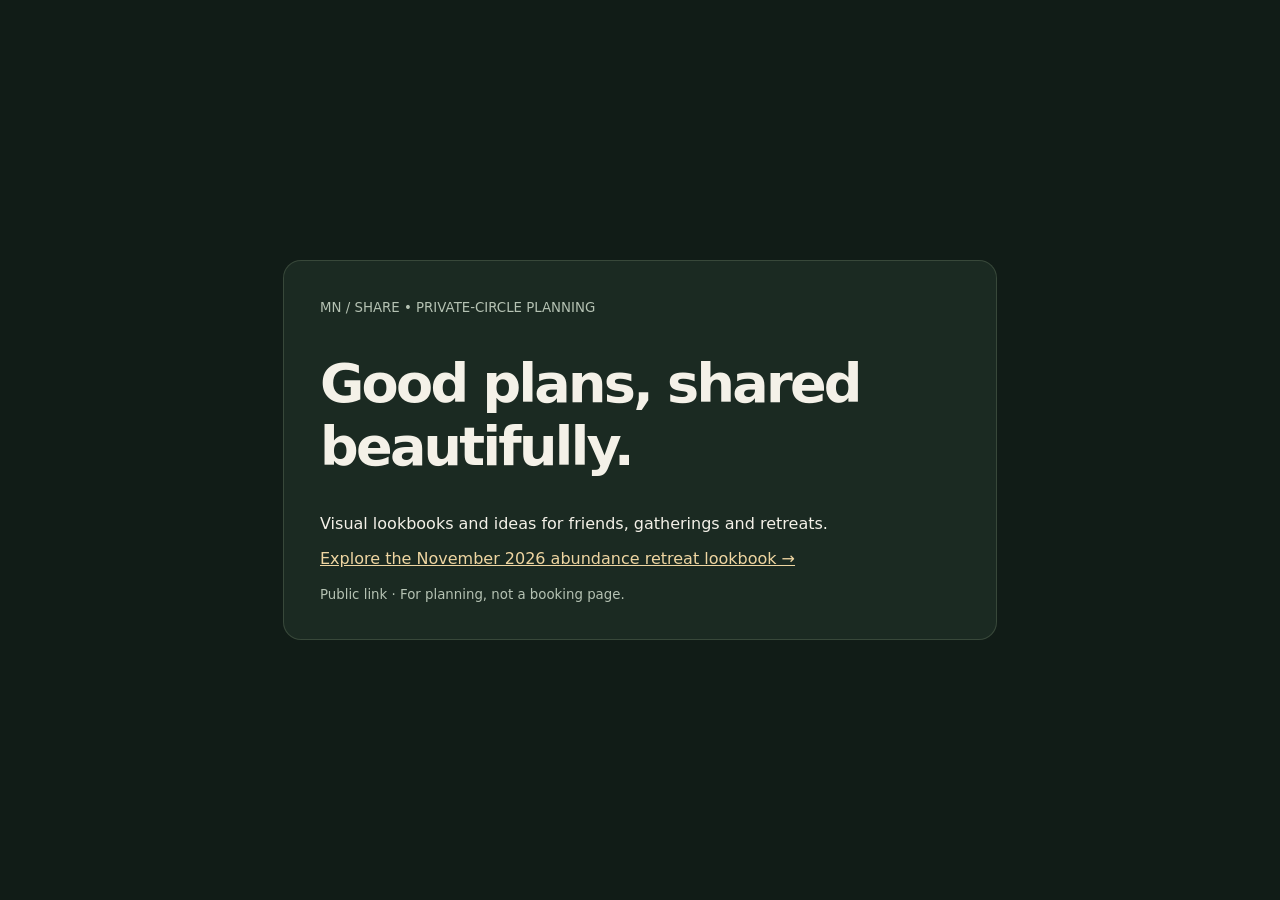
<file: index.html>
<!doctype html><html lang="en"><meta charset="utf-8"><meta name="viewport" content="width=device-width,initial-scale=1"><title>MN Share · Visual Plans</title><style>body{margin:0;background:#111c17;color:#f4f1e8;font:16px system-ui,sans-serif;min-height:100vh;display:grid;place-items:center}main{max-width:640px;margin:32px;padding:36px;border:1px solid #73836b55;border-radius:18px;background:#1b2a22}a{color:#efd6a2}small{color:#b5c2b3}h1{font-size:clamp(30px,7vw,54px);letter-spacing:-.05em}</style><main><small>MN / SHARE • PRIVATE-CIRCLE PLANNING</small><h1>Good plans, shared beautifully.</h1><p>Visual lookbooks and ideas for friends, gatherings and retreats.</p><p><a href="./retreats/abundance-nov-2026/">Explore the November 2026 abundance retreat lookbook →</a></p><small>Public link · For planning, not a booking page.</small></main></html>
</file>
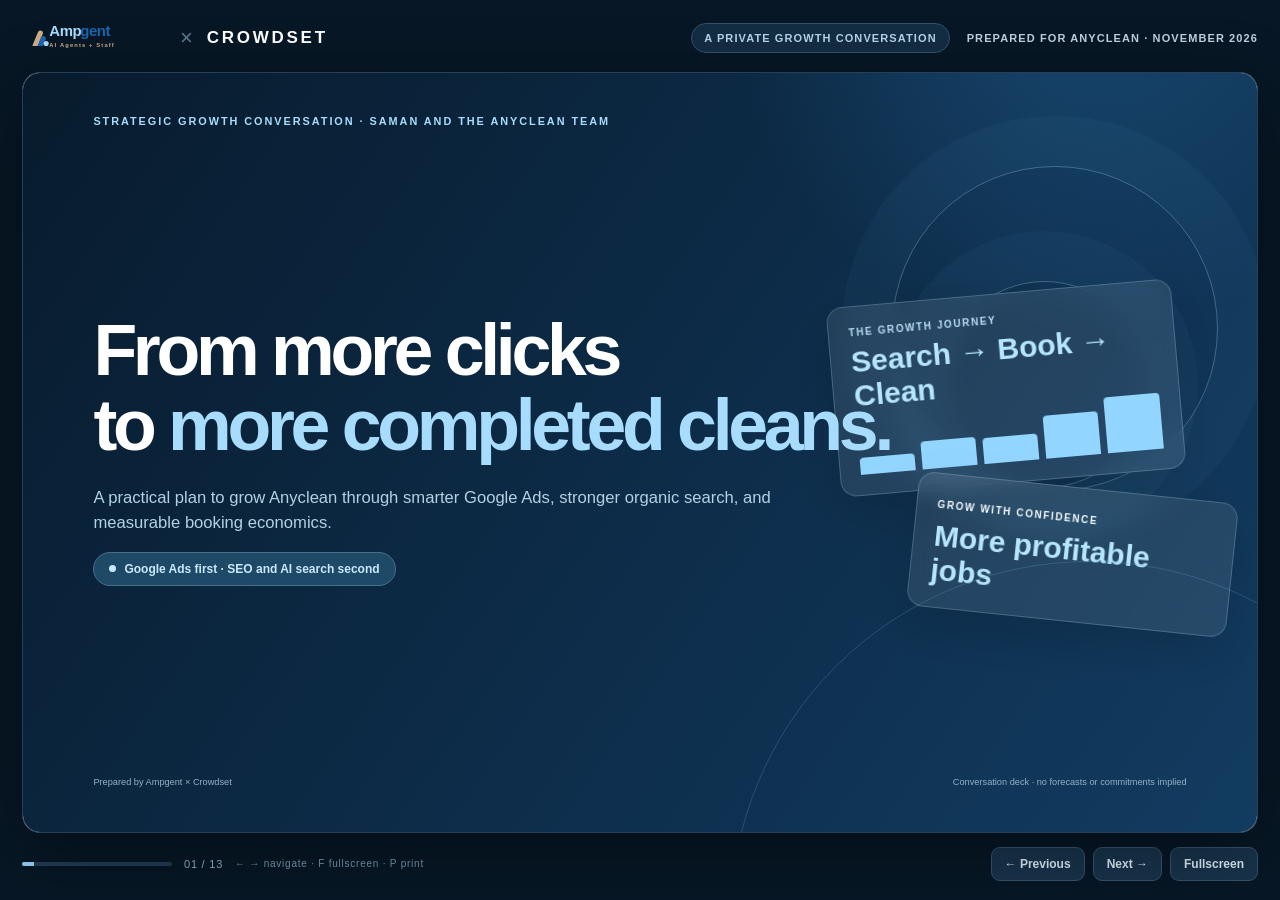
<file: clients/anyclean/index.html>
<!doctype html>
<html lang="en">
<head>
<meta charset="utf-8">
<meta name="viewport" content="width=device-width,initial-scale=1,viewport-fit=cover">
<meta name="robots" content="noindex,nofollow,noarchive">
<meta name="theme-color" content="#081b2d">
<title>Anyclean Growth Strategy | Ampgent × Crowdset</title>
<style>
:root{--navy:#081b2d;--navy2:#102b45;--ink:#12243a;--muted:#5d7084;--blue:#287bc5;--ice:#a8dcfd;--sand:#cbae85;--teal:#13b79a;--lav:#7482bf;--paper:#f6f9fc;--border:#d8e2ed;--shadow:0 18px 60px #0b26321c;font-family:Inter,Manrope,"Segoe UI",Arial,sans-serif}
*{box-sizing:border-box}html,body{height:100%;margin:0}body{background:#071725;color:#fff;overflow:hidden;-webkit-font-smoothing:antialiased}button,input{font:inherit}a{color:inherit;text-underline-offset:3px}
#shell{height:100dvh;display:flex;flex-direction:column;padding:15px 22px 18px;gap:12px;max-width:1900px;margin:auto}
.topbar{height:45px;display:flex;align-items:center;justify-content:space-between;gap:20px;flex:none;color:#bfd0df}
.logo-row{display:flex;align-items:center;gap:14px}.ampgent{width:144px;height:38px;object-fit:contain}.brand-cross{color:#5d7991;font-size:22px}.crowdset{color:#fff;font-weight:850;letter-spacing:.16em;font-size:17px}.tiny{font-size:10px;letter-spacing:.16em;text-transform:uppercase;font-weight:850}.topbar-right{display:flex;align-items:center;gap:17px;font-size:11px;letter-spacing:.1em;text-transform:uppercase;font-weight:800}.topbar-right .tag{border:1px solid #34516a;background:#132d43;border-radius:100px;padding:8px 12px;color:#b9d2e9}
.stage{position:relative;flex:1;min-height:0;isolation:isolate;border:1px solid #244159;border-radius:18px;overflow:hidden;background:var(--paper);box-shadow:0 18px 70px #0005}.slide{display:none;position:absolute;inset:0;overflow:auto;background:var(--paper);color:var(--ink)}.slide.active{display:flex;flex-direction:column;animation:appear .32s ease-out both}@keyframes appear{from{opacity:.3;transform:translateY(7px)}to{opacity:1;transform:none}}
.slide.dark{background:linear-gradient(125deg,#081b2d 0%,#0f3354 74%,#123c60 100%);color:#fff}.slide.dark:before{content:"";position:absolute;width:60vw;height:60vw;border-radius:50%;background:radial-gradient(circle,#2e79b553,transparent 65%);top:-37vw;right:-16vw;pointer-events:none}.slide.dark:after{content:"";position:absolute;width:56vw;height:56vw;border-radius:50%;border:1px solid #6badd343;right:-15vw;bottom:-35vw;pointer-events:none}
.slide-inner{position:relative;z-index:1;display:flex;flex-direction:column;flex:1;padding:clamp(30px,3.3vw,62px) clamp(35px,5.5vw,96px) clamp(25px,3.3vw,55px);min-height:0}
.kicker{font-size:clamp(10px,.85vw,14px);font-weight:900;letter-spacing:.18em;text-transform:uppercase;color:var(--blue);margin:0 0 14px}.dark .kicker{color:var(--ice)}
h1,h2,h3,p{margin-top:0}h1{font-size:clamp(40px,5.6vw,96px);font-weight:850;line-height:1.04;letter-spacing:-.06em;max-width:1100px;margin-bottom:22px}h2{font-size:clamp(32px,3.5vw,65px);line-height:1.12;letter-spacing:-.05em;font-weight:840;margin-bottom:12px}h3{font-size:clamp(18px,1.65vw,28px);line-height:1.22;letter-spacing:-.026em;margin-bottom:10px}.sub{font-size:clamp(16px,1.3vw,24px);line-height:1.52;color:var(--muted);max-width:1000px}.dark .sub{color:#b4d1e3}.grow{flex:1}.em{color:var(--blue)}.dark .em{color:var(--ice)}
.deck-grid{display:grid;gap:clamp(12px,1.4vw,24px)}.g2{grid-template-columns:1fr 1fr}.g3{grid-template-columns:repeat(3,1fr)}.g4{grid-template-columns:repeat(4,1fr)}
.card{border-radius:16px;background:#fff;border:1px solid var(--border);box-shadow:0 7px 28px #17435a0a;padding:clamp(18px,2vw,32px);display:flex;flex-direction:column;gap:9px}.card.tint{background:#eaf2f9}.card.deep{background:#102e48;color:#fff;border-color:#234765}.card.soft{background:#eef9f6;border-color:#d4eee5}.card .smallcaps{font-size:10px;letter-spacing:.14em;text-transform:uppercase;font-weight:900;color:var(--muted)}.card.deep .smallcaps{color:#a4c6de}.metric{font-size:clamp(30px,3.3vw,62px);line-height:1.02;font-weight:850;letter-spacing:-.05em}.metric.blue{color:var(--blue)}.metric.teal{color:#009d83}.metric.sand{color:#d5b68c}.card .copy{font-size:clamp(12px,1.05vw,17px);line-height:1.48;color:var(--muted)}.card.deep .copy{color:#b7cfdd}.card .label{font-size:clamp(13px,1.1vw,17px);font-weight:760}
.pill{display:inline-flex;align-items:center;gap:8px;font-size:12px;font-weight:800;border-radius:100px;border:1px solid #bdd7ec;color:#145c92;background:#e4f1fa;padding:9px 15px}.dark .pill{background:#1e4967;color:#cae9fc;border-color:#47708a}.pill .dot{width:7px;height:7px;background:currentColor;border-radius:50%}
.bigline{display:flex;align-items:baseline;gap:18px}.bigline .metric{font-size:clamp(38px,4vw,74px)}.line{height:1px;background:var(--border);margin:12px 0}.dark .line{background:#315371}
.footer{margin-top:auto;padding-top:18px;display:flex;align-items:flex-end;justify-content:space-between;gap:20px;color:#748396;font-size:clamp(9px,.72vw,12px);line-height:1.5}.footer a{color:#3c73a4;text-decoration:underline}.dark .footer{color:#93b1c7}.dark .footer a{color:#b5daf6}.sources{max-width:90%}.source-label{font-weight:800;color:var(--muted)}
.arrow{width:34px;height:34px;display:flex;align-items:center;justify-content:center;background:#dbeaf5;color:#2c6ca5;border-radius:100px;font-weight:900;font-size:20px}.dark .arrow{background:#315976;color:white}.pipeline{display:flex;gap:10px;align-items:stretch}.pipe-step{flex:1;min-width:0;padding:18px 14px;border-radius:12px;background:#e8f1f9;border:1px solid #d1e2f0;font-weight:850;font-size:clamp(12px,1.2vw,19px);line-height:1.25}.pipe-step small{display:block;color:#687f91;font-size:11px;font-weight:600;margin-top:7px}.pipe-step.target{background:#d4f2e8;border-color:#b3e2d3}.pipe-arrow{align-self:center;font-size:20px;color:#7395b4}
.question{display:flex;gap:14px;align-items:flex-start;font-size:clamp(17px,1.45vw,25px);line-height:1.35;font-weight:690;border-bottom:1px solid #dae4ec;padding:17px 0}.question .idx{color:var(--blue);font-weight:900;font-size:16px;min-width:26px}
.slider-card{background:#fff;border:1px solid #dce5ef;border-radius:14px;padding:18px 20px}.slider-head{display:flex;align-items:center;justify-content:space-between;gap:20px;font-size:13px;font-weight:760}.slider-head strong{font-size:clamp(18px,1.7vw,28px);color:#154c78;font-variant-numeric:tabular-nums}.slider-card input[type=range]{width:100%;margin-top:14px;accent-color:#246ca6;cursor:pointer}.slider-card small{font-size:10px;color:#8696a6}.data-score{display:flex;align-items:center;justify-content:space-between;gap:25px;padding:23px 28px;background:#10324d;color:white;border-radius:18px}.data-score .minor{font-size:11px;color:#a7c6db;text-transform:uppercase;letter-spacing:.13em;font-weight:850}.data-score .major{font-size:clamp(36px,3.4vw,62px);font-weight:850;letter-spacing:-.055em}.data-score .explain{font-size:12px;max-width:180px;color:#c0d6e4;line-height:1.4}
.table-lite{width:100%;border-collapse:collapse;overflow:hidden;background:#fff;border-radius:12px;border:1px solid #dae5ee;font-size:clamp(11px,1vw,16px)}.table-lite th{background:#e8f1f9;text-align:left;color:#436c8d;font-size:10px;text-transform:uppercase;letter-spacing:.1em;padding:13px 15px}.table-lite td{padding:16px 15px;border-top:1px solid #e3edf4;font-weight:690}.table-lite td:last-child,.table-lite th:last-child{text-align:right}.table-lite .estimate{color:#1d6cab;font-weight:900}.thinbar{height:9px;background:#dfeaf3;border-radius:99px;overflow:hidden;margin-top:11px}.thinbar span{display:block;height:100%;background:linear-gradient(90deg,#1c67ac,#35aadd);border-radius:99px}
.bubble{height:7px;width:7px;border-radius:50%;background:#26b89d;display:inline-block;margin-right:7px}.sep{width:1px;background:#cadbe7}.accent{border-left:4px solid var(--blue);padding-left:18px}.tagline{font-size:clamp(14px,1.25vw,23px);color:#d0e9f7;font-weight:620}.nobreak{white-space:nowrap}
.deck-controls{height:37px;display:flex;align-items:center;justify-content:space-between;flex:none;color:#91afc4}.control-left{display:flex;align-items:center;gap:12px;font-size:11px;letter-spacing:.07em}.meter{height:4px;background:#203b54;width:150px;border-radius:100px;overflow:hidden}.meter-fill{height:100%;width:7%;background:#91cef5;transition:width .25s}.control-right{display:flex;align-items:center;gap:8px}.btn{border:1px solid #35536a;border-radius:9px;background:#18334b;color:#dae9f4;font-weight:750;font-size:12px;padding:9px 13px;cursor:pointer}.btn:hover{background:#245273}.btn:focus-visible{outline:3px solid #84c5f4}.key-help{font-size:10px;color:#7697ad;margin-right:8px}
.right-illustration{position:absolute;right:2%;top:9%;height:80%;width:40%;pointer-events:none}.orb{position:absolute;border:1px solid #a1d4ee55;border-radius:50%;box-shadow:0 0 0 50px #7dbde90a}.orb.one{width:66%;aspect-ratio:1;right:3%;top:4%}.orb.two{width:42%;aspect-ratio:1;right:17%;top:23%}.float-card{position:absolute;background:#fbffff16;border:1px solid #caedff38;backdrop-filter:blur(10px);color:#f4fbff;padding:20px;border-radius:16px;box-shadow:0 20px 50px #0002}.float-card.one{right:11%;top:25%;width:70%;transform:rotate(-5deg)}.float-card.two{right:0;top:57%;width:65%;transform:rotate(6deg)}.float-num{font-size:30px;font-weight:850;color:#b6e6fd;margin-top:7px}.float-graph{display:flex;align-items:end;height:62px;gap:7px}.float-graph i{display:block;background:#92d6ff;border-radius:4px 4px 0 0;flex:1}
.disclaimer{background:#fff7e9;border:1px solid #f0deba;border-radius:10px;padding:10px 14px;color:#765d3c;font-size:11px;line-height:1.45;font-weight:650}.bluecap{color:#286f9f;font-size:11px;letter-spacing:.11em;text-transform:uppercase;font-weight:900}
@media(max-width:1000px){.slide-inner{padding:28px 38px}.g4{grid-template-columns:repeat(2,1fr)}h2{font-size:clamp(29px,4.2vw,48px)}.card{padding:17px}.footer{font-size:9px}.control-left .key-help{display:none}.metric{font-size:40px}.right-illustration{opacity:.55}}
@media(max-width:680px){#shell{padding:7px 6px 10px;gap:5px}.topbar{height:36px;padding:0 5px}.ampgent{width:98px;height:30px}.crowdset{font-size:11px}.logo-row{gap:7px}.brand-cross{font-size:14px}.topbar-right{display:none}.stage{border-radius:9px}.slide-inner{padding:30px 19px 24px}.g2,.g3,.g4{grid-template-columns:1fr}.deck-grid{gap:10px}.card{padding:15px;gap:3px}.card .copy{font-size:12px}h1{font-size:38px;letter-spacing:-.045em}h2{font-size:32px}.sub{font-size:15px}.footer{font-size:9px}.right-illustration{opacity:.18}.pipeline{flex-direction:column}.pipe-arrow{transform:rotate(90deg)}.pipe-step{padding:10px}.table-lite td,.table-lite th{padding:9px 7px;font-size:10px}.question{font-size:17px;padding:10px 0}.slider-card{padding:10px}.card .metric{font-size:36px}.key-help{display:none}.deck-controls{height:35px}.footer{padding-top:10px}.source-label{display:none}}
@media print{@page{size:16in 9in;margin:0}html,body{height:auto;overflow:visible;background:#fff}#shell{height:auto;display:block;padding:0}.topbar,.deck-controls{display:none}.stage{border:0;box-shadow:none;display:block;overflow:visible}.slide{position:relative;display:flex!important;height:9in;width:16in;overflow:hidden;break-after:page;page-break-after:always}.slide-inner{padding:62px 85px}.right-illustration{width:40%}.footer{font-size:12px}}
</style>
</head>
<body>
<div id="shell">
<header class="topbar" aria-label="Presentation branding">
  <div class="logo-row"><img class="ampgent" src="ampgent.svg" alt="Ampgent, AI Agents and Staff"><span class="brand-cross">×</span><span class="crowdset">CROWDSET</span></div>
  <div class="topbar-right"><span class="tag">A private growth conversation</span><span>Prepared for Anyclean · November 2026</span></div>
</header>
<main class="stage" id="stage" aria-label="Anyclean strategy presentation">

<section class="slide dark active" data-slide="1" aria-label="Opening">
<div class="right-illustration"><div class="orb one"></div><div class="orb two"></div><div class="float-card one"><div class="tiny" style="color:#b9ddf2">The growth journey</div><div class="float-num">Search → Book → Clean</div><div class="float-graph"><i style="height:28%"></i><i style="height:45%"></i><i style="height:42%"></i><i style="height:69%"></i><i style="height:90%"></i></div></div><div class="float-card two"><span class="tiny">Grow with confidence</span><div class="float-num">More profitable jobs</div></div></div>
<div class="slide-inner"><div class="kicker">Strategic growth conversation · Saman and the Anyclean team</div><div class="grow" style="display:flex;flex-direction:column;justify-content:center;max-width:880px"><h1>From more clicks<br>to <span class="em">more completed cleans.</span></h1><p class="sub" style="max-width:680px">A practical plan to grow Anyclean through smarter Google Ads, stronger organic search, and measurable booking economics.</p><div><span class="pill"><span class="dot"></span>Google Ads first · SEO and AI search second</span></div></div><div class="footer"><span>Prepared by Ampgent × Crowdset</span><span>Conversation deck · no forecasts or commitments implied</span></div></div>
</section>

<section class="slide" data-slide="2" aria-label="Discovery questions">
<div class="slide-inner"><div class="kicker">01 · Align on the actual business goal</div><h2>Before we talk about leads,<br><span class="em">what does success mean?</span></h2><p class="sub">Let's make sure we're solving for profitable completed work, not just a larger number in an advertising dashboard.</p><div class="deck-grid g2" style="margin-top:clamp(12px,2vw,30px)"><div class="card"><div class="bluecap">Three things to clarify</div><div class="question"><span class="idx">01</span><span>Is <strong>100 leads per day</strong> the target, or the current volume?</span></div><div class="question"><span class="idx">02</span><span>What qualifies as a lead, an enquiry, a quote, or a booking?</span></div><div class="question"><span class="idx">03</span><span>Which cities and services can accept more work today?</span></div></div><div class="card deep"><span class="smallcaps">The lens we recommend</span><div class="metric sand" style="font-size:clamp(38px,3.4vw,60px)">Profit per job</div><p class="copy">A campaign only scales sustainably when bookings, fulfillment capacity, contribution margin, and repeat demand all work together.</p><div class="line"></div><p style="font-size:18px;line-height:1.35;margin:0;color:#e0eff7;font-weight:690">We'll set the target together after seeing actual account and booking data.</p></div></div><div class="footer"><span>Discovery first, recommendation second</span><span>2 / 13</span></div></div>
</section>

<section class="slide" data-slide="3" aria-label="Anyclean current business">
<div class="slide-inner"><div class="kicker">02 · Anyclean today</div><h2>You've already built<br><span class="em">a meaningful national footprint.</span></h2><p class="sub">These are conversation starting points, not an audit of financial or operational records.</p><div class="deck-grid g3" style="margin-top:clamp(12px,2vw,30px)"><div class="card deep"><div class="smallcaps">Annual sales · reported by Saman</div><div class="metric sand">$1.2M</div><div class="copy">CAD, pending confirmation of the reporting period and whether this is gross bookings or retained company revenue.</div></div><div class="card"><div class="smallcaps">Completed jobs · public website</div><div class="metric blue">5,684</div><div class="copy">Cumulative since May 2024. Not a current-year count or a measure of advertising leads.</div></div><div class="card"><div class="smallcaps">Published local footprint</div><div class="metric blue">460</div><div class="copy">Area pages across Canadian towns and cities. A foundation for more relevant search journeys.</div></div></div><div class="card" style="margin-top:20px;padding:19px 28px"><div class="deck-grid g3"><div><strong>44%</strong><div class="copy">Move-in / move-out share of historical completed jobs</div></div><div><strong>27%</strong><div class="copy">Deep cleaning share of historical completed jobs</div></div><div><strong>4.3 / 5</strong><div class="copy">Published combined Google and Trustpilot rating</div></div></div></div><div class="footer"><span class="sources"><span class="source-label">Sources</span> <a href="https://anyclean.ca/locations/" target="_blank" rel="noreferrer">Anyclean locations and cumulative jobs, Oct 18 2026</a>. Annual sales as reported in preliminary conversation.</span><span>3 / 13</span></div></div>
</section>

<section class="slide" data-slide="4" aria-label="Estimate current jobs and leads">
<div class="slide-inner"><div class="kicker">03 · An interactive working model</div><h2>What might <span class="em">$1.2 million</span><br>actually translate into?</h2><p class="sub">Change the two assumptions below together. These are estimates based on reported revenue, not measured lead volume.</p><div class="deck-grid g2" style="margin-top:18px;align-items:stretch"><div class="deck-grid" style="gap:13px"><div class="slider-card"><div class="slider-head"><span>Average revenue per completed job</span><strong id="ticketVal">CAD $400</strong></div><input id="ticketRange" type="range" min="200" max="700" value="400" step="25" aria-label="Average job revenue"><small>Anyclean publicly reports a wide range of service-specific job totals.</small></div><div class="slider-card"><div class="slider-head"><span>Enquiry-to-completed-job rate</span><strong id="closeVal">35%</strong></div><input id="closeRange" type="range" min="15" max="60" value="35" step="5" aria-label="Enquiry to completed job percentage"><small>Assumption only, confirm the CRM's actual end-to-end conversion.</small></div><div class="disclaimer">CAD 1.2M is treated as annual gross completed-job billings for illustration. If the business recognizes net revenue or includes subscription, repeat or non-job income, this model must be adjusted.</div></div><div class="deck-grid g2" style="align-content:stretch"><div class="card tint"><div class="smallcaps">Possible jobs / month</div><div class="metric blue" id="nowJobs">250</div><div class="copy">At the selected average job value</div></div><div class="card tint"><div class="smallcaps">Possible enquiries / month</div><div class="metric blue" id="nowLeads">714</div><div class="copy">Based on the selected conversion rate</div></div><div class="card deep" style="grid-column:1/-1"><div class="smallcaps">Implied enquiries per day</div><div class="bigline"><div class="metric sand" id="nowDaily">24</div><span class="copy">vs. a potential 100/day goal</span></div><div class="thinbar" style="background:#325773"><span id="baselineBar" style="width:24%"></span></div></div></div></div><div class="footer"><span>Illustrative model, 12 months a year and 30 days per month for lead averages</span><span>4 / 13</span></div></div>
</section>

<section class="slide dark" data-slide="5" aria-label="One hundred leads per day scenario">
<div class="slide-inner"><div class="kicker">04 · Ambition meets operational reality</div><h2>What could <span class="em">100 leads per day</span><br>actually mean for Anyclean?</h2><p class="sub">Using the same assumptions from the previous slide. No advertising cost is included in these gross-billings projections.</p><div class="deck-grid g3" style="margin-top:clamp(16px,2.5vw,38px)"><div class="card deep"><div class="smallcaps">Leads / 30-day month</div><div class="metric sand">3,000</div><div class="copy">New inbound enquiries, assuming 100 per day</div></div><div class="card deep"><div class="smallcaps">Completed jobs / month</div><div class="metric sand" id="goalJobs">1,050</div><div class="copy" id="goalJobDesc">Using a 35% enquiry-to-job rate</div></div><div class="card deep"><div class="smallcaps">Annualized gross job billings</div><div class="metric sand" id="goalRevenue">$5.04M</div><div class="copy">Using the assumed average job value, before labor and operating costs</div></div></div><div class="card" style="margin-top:clamp(13px,2vw,27px);background:#d9eaf7;color:#153451"><div style="display:flex;gap:18px;align-items:center;justify-content:space-between;flex-wrap:wrap"><div><div class="smallcaps">Scale implied by the target</div><div class="metric blue" id="goalMultiple">4.2×</div></div><div style="max-width:660px;font-size:clamp(15px,1.25vw,21px);line-height:1.45;font-weight:700">The question becomes whether crews, scheduling, service quality, cash flow and booking conversion can scale this far, not just whether we can buy more traffic.</div></div></div><div class="footer"><span>Scenario only. Assumes all leads are incremental, 30 days per month, constant ticket and close rate, and sufficient capacity. Not a revenue forecast.</span><span>5 / 13</span></div></div>
</section>

<section class="slide" data-slide="6" aria-label="Where to start">
<div class="slide-inner"><div class="kicker">05 · Focus before nationwide expansion</div><h2>Start where <span class="em">demand and delivery</span><br>already have evidence.</h2><p class="sub">Anyclean's publicly reported completed jobs provide a starting shortlist, not proof of current search demand or profitability.</p><div class="deck-grid g3" style="margin-top:25px"><div class="card"><div class="smallcaps">Toronto · Ontario</div><div class="metric blue">757</div><div class="label">historical completed jobs</div><div class="line"></div><h3>Deep cleaning<br>and move-out</h3><div class="copy">Strong existing activity across both categories. Start with distinct landing pages and ad groups.</div></div><div class="card"><div class="smallcaps">Vancouver · British Columbia</div><div class="metric blue">321</div><div class="label">historical completed jobs</div><div class="line"></div><h3>Move-out cleaning</h3><div class="copy">Relocation-intent searches. Test one clear service promise and quality of bookings.</div></div><div class="card"><div class="smallcaps">Calgary · Alberta</div><div class="metric blue">294</div><div class="label">historical completed jobs</div><div class="line"></div><h3>Move-out cleaning</h3><div class="copy">A second market with public job history. Hold as a reserve until budget and crew availability are confirmed.</div></div></div><div class="card tint" style="margin-top:20px;display:block"><strong>Proposed principle.</strong> Allocate the first pilot by service, city and booking capacity. Avoid spreading a small budget across hundreds of landing-page locations before learning what converts.</div><div class="footer"><span class="sources">Source. <a href="https://anyclean.ca/locations/" target="_blank" rel="noreferrer">Anyclean published cumulative job records, Oct 18 2026</a>. Pilot priorities are our hypotheses.</span><span>6 / 13</span></div></div>
</section>

<section class="slide" data-slide="7" aria-label="Keywords and click economics">
<div class="slide-inner"><div class="kicker">06 · Search keyword opportunity and cost model</div><h2>What do high-intent clicks<br><span class="em">turn into?</span></h2><div class="deck-grid g2" style="margin-top:8px;align-items:start"><div class="deck-grid" style="gap:10px"><div class="card tint"><div class="smallcaps">Candidate keyword families · not a Planner export</div><div style="display:flex;gap:8px;flex-wrap:wrap;margin-top:8px"><span class="pill">move out cleaning toronto</span><span class="pill">deep cleaning toronto</span><span class="pill">move out cleaning vancouver</span><span class="pill">move out cleaning calgary</span></div><p class="copy" style="margin:8px 0 0">Search volume and keyword-specific Canadian bids are still awaiting authenticated Google Keyword Planner or Anyclean account access.</p></div><div class="deck-grid g2"><div class="slider-card"><div class="slider-head"><span>Example CPC · CAD</span><strong id="cpcVal">$4.00</strong></div><input type="range" id="cpcRange" min="2" max="12" step=".5" value="4" aria-label="Example Canadian dollars per click"></div><div class="slider-card"><div class="slider-head"><span>Click-to-lead conversion</span><strong id="cvrVal">8%</strong></div><input type="range" id="cvrRange" min="4" max="25" step="1" value="8" aria-label="Example paid search conversion percentage"></div></div><div class="data-score"><div><div class="minor">Illustrative media CPL</div><div class="major" id="modelCpl">CAD $50.00</div></div><div class="explain">CPC divided by conversion rate. This is not a quote, target or prediction.</div></div></div><div class="card"><div class="smallcaps">External category benchmark · US, not Canada</div><div class="metric blue">US $8.50</div><div class="label">CPC, cleaning / maid services</div><div class="line"></div><div class="deck-grid g2"><div><div class="metric" style="font-size:clamp(26px,2.5vw,45px)">17.65%</div><div class="copy">Reported click-to-lead conversion</div></div><div><div class="metric" style="font-size:clamp(26px,2.5vw,45px)">US $46.99</div><div class="copy">Reported cost per lead</div></div></div><div class="disclaimer" style="margin-top:auto">External LocaliQ 2025 US benchmark across cleaning businesses, not Anyclean's results. The CAD calculator at left uses deliberately chosen illustrative assumptions, not these US values.</div></div></div><div class="footer"><span class="sources">Source. <a href="https://localiq.com/blog/home-services-search-advertising-benchmarks/" target="_blank" rel="noreferrer">LocaliQ 2025 cleaning category benchmarks</a>. Canadian keyword-level Planner results remain unverified.</span><span>7 / 13</span></div></div>
</section>

<section class="slide" data-slide="8" aria-label="Value of active management">
<div class="slide-inner"><div class="kicker">07 · Google Ads management</div><h2>Running campaigns is one thing.<br><span class="em">Managing them actively</span> is another.</h2><p class="sub">The goal is not simply cheaper clicks. It is more completed work for the same, or better controlled, acquisition budget.</p><div class="deck-grid g2" style="margin-top:23px"><div class="card"><div class="smallcaps">Common self-managed risks to check</div><div class="question" style="font-size:clamp(14px,1.2vw,20px)"><span class="idx">01</span><span>Search terms that look relevant but never book</span></div><div class="question" style="font-size:clamp(14px,1.2vw,20px)"><span class="idx">02</span><span>Budget spread across the wrong cities or services</span></div><div class="question" style="font-size:clamp(14px,1.2vw,20px)"><span class="idx">03</span><span>Automated bidding trained on every form, not real jobs</span></div><div class="question" style="font-size:clamp(14px,1.2vw,20px);border-bottom:0"><span class="idx">04</span><span>Leads lost between click, call, quote and booking</span></div></div><div class="card deep"><div class="smallcaps">What a dedicated operator should deliver</div><div class="question" style="color:#e5f1f7;border-color:#315470;font-size:clamp(14px,1.2vw,20px)"><span class="idx" style="color:#b1dafe">01</span><span>Weekly search term pruning and negative keyword work</span></div><div class="question" style="color:#e5f1f7;border-color:#315470;font-size:clamp(14px,1.2vw,20px)"><span class="idx" style="color:#b1dafe">02</span><span>Service-by-city budget and creative experiments</span></div><div class="question" style="color:#e5f1f7;border-color:#315470;font-size:clamp(14px,1.2vw,20px)"><span class="idx" style="color:#b1dafe">03</span><span>Offline booked-job conversion feedback into Ads</span></div><div class="question" style="color:#e5f1f7;border:0;font-size:clamp(14px,1.2vw,20px)"><span class="idx" style="color:#b1dafe">04</span><span>Clear scorecards linking spend to completed revenue</span></div></div></div><div class="footer"><span>Optimization practices to evaluate, not claims about the current Anyclean account</span><span>8 / 13</span></div></div>
</section>

<section class="slide" data-slide="9" aria-label="Conversion rate improvement model">
<div class="slide-inner"><div class="kicker">08 · What management improvements could be worth</div><h2>A better conversion rate can<br><span class="em">change the economics.</span></h2><p class="sub">Sensitivity model at an unchanged hypothetical CAD $4 CPC. These are possible arithmetic outcomes, not an industry-measured uplift or promised improvement.</p><div class="deck-grid g3" style="margin-top:27px"><div class="card"><div class="smallcaps">Illustrative baseline</div><div class="metric">8%</div><div class="label">Visitor-to-lead conversion</div><div class="line"></div><div class="metric blue">$50</div><div class="copy">CAD media cost per lead</div></div><div class="card soft"><div class="smallcaps">If conversion increases</div><div class="metric teal">10%</div><div class="label">25% relative increase in lead rate</div><div class="line"></div><div class="metric teal">$40</div><div class="copy">CAD media CPL, 20% lower than example baseline</div></div><div class="card soft"><div class="smallcaps">If conversion improves further</div><div class="metric teal">12%</div><div class="label">50% relative increase in lead rate</div><div class="line"></div><div class="metric teal">$33.33</div><div class="copy">CAD media CPL, 33% lower than example baseline</div></div></div><div class="card tint" style="margin-top:24px"><h3 style="margin-bottom:3px">How would we pursue this?</h3><div class="deck-grid g3"><div class="copy"><span class="bubble"></span>Better keyword and geographic intent</div><div class="copy"><span class="bubble"></span>Landing pages aligned to cleaning service</div><div class="copy"><span class="bubble"></span>Call, quote and booking attribution</div></div></div><div class="footer"><span>Illustration. Media CPL = average CPC ÷ lead conversion rate. Real impact depends on account baseline, lead quality, competition, costs, and implementation.</span><span>9 / 13</span></div></div>
</section>

<section class="slide" data-slide="10" aria-label="SEO and answer engine optimization">
<div class="slide-inner"><div class="kicker">09 · A second compounding acquisition channel</div><h2>Build organic demand alongside<br><span class="em">paid search performance.</span></h2><p class="sub">Search engine optimization and AI search visibility should reduce dependence on paid acquisition over time, not be sold as a magic way to lower Google auction CPC.</p><div class="deck-grid g2" style="margin-top:20px"><div class="card"><div class="smallcaps">Search engine optimization · SEO</div><h3>Win more relevant unpaid visits.</h3><p class="copy">Improve technical performance, local service-page uniqueness, internal links, genuinely useful service content, reviews and city coverage. Measure organic enquiries and completed jobs, not rankings alone.</p><div class="line"></div><div class="bluecap">Opportunity for Anyclean</div><p class="copy" style="margin:0">460 published area pages create both an opportunity for coverage and a need to evaluate page quality and differentiation.</p></div><div class="card deep"><div class="smallcaps">AI and answer engine visibility · AEO / GEO</div><h3>Be discoverable where answers are formed.</h3><p class="copy">Develop trustworthy, well-structured service information, local evidence and authoritative mentions. Track referral visibility, branded searches and qualified visits where measurable.</p><div class="line"></div><p class="copy" style="margin:0">Google says good SEO fundamentals also apply to AI Overviews and AI Mode. No special AI-only markup or guaranteed placement exists.</p></div></div><div class="footer"><span class="sources">Sources. <a href="https://anyclean.ca/locations/" target="_blank" rel="noreferrer">Anyclean locations</a>. <a href="https://developers.google.com/search/docs/appearance/ai-features" target="_blank" rel="noreferrer">Google Search Central, AI features and your website</a>.</span><span>10 / 13</span></div></div>
</section>

<section class="slide" data-slide="11" aria-label="Organic economics scenario">
<div class="slide-inner"><div class="kicker">10 · Illustrating blended acquisition economics</div><h2>More organic leads can lower<br><span class="em">the average media cost of growth.</span></h2><p class="sub">A model of channel mix, not a prediction of what SEO or AEO will generate.</p><div class="deck-grid g2" style="margin-top:19px"><div class="deck-grid" style="gap:12px"><div class="card"><div class="smallcaps">Paid media stays constant</div><div class="metric blue">$10,000</div><div class="copy">CAD monthly media spend, generating 200 leads at CAD $50 paid media CPL</div></div><div class="slider-card"><div class="slider-head"><span>Additional organic leads / month</span><strong id="organicVal">50</strong></div><input type="range" id="organicRange" min="0" max="150" step="10" value="50" aria-label="Additional monthly organic leads"><small>Only count qualified incremental leads, not duplicated paid traffic.</small></div></div><div class="card deep"><div class="smallcaps">Illustrative combined funnel</div><div class="deck-grid g2"><div><div class="metric sand" id="blendedLeads">250</div><div class="copy">Total paid and incremental organic leads</div></div><div><div class="metric sand" id="blendedCpl">$40</div><div class="copy">Media spend per combined lead</div></div></div><div class="line"></div><div class="bigline"><div class="metric" id="blendedSavings" style="color:#8ee1c9">20%</div><div class="copy">lower blended media cost per lead, before SEO fees</div></div></div></div><div class="disclaimer" style="margin-top:17px">SEO does not automatically lower Google Ads CPC. Savings are from acquiring more incremental leads without proportional media spend. Include SEO labor and content costs to calculate true all-in acquisition cost; measure incrementality to avoid double counting.</div><div class="footer"><span>Hypothetical acquisition-mix illustration only. No organic traffic forecast or result guarantee.</span><span>11 / 13</span></div></div>
</section>

<section class="slide" data-slide="12" aria-label="Data access and measurement">
<div class="slide-inner"><div class="kicker">11 · The data needed for a credible plan</div><h2>We need to see the <span class="em">complete funnel</span>,<br>not just the Ads dashboard.</h2><div class="pipeline" style="margin-top:18px"><div class="pipe-step">Search<br>click<small>Google Ads</small></div><div class="pipe-arrow">→</div><div class="pipe-step">Enquiry<small>GA4 · calls · forms</small></div><div class="pipe-arrow">→</div><div class="pipe-step">Qualified<br>lead<small>CRM · follow-up</small></div><div class="pipe-arrow">→</div><div class="pipe-step">Booked<br>clean<small>Calendar · jobs</small></div><div class="pipe-arrow">→</div><div class="pipe-step target">Completed<br>profit<small>Value · margin</small></div></div><div class="deck-grid g2" style="margin-top:26px"><div class="card"><h3>Read-only access we would request</h3><div class="copy"><span class="bubble"></span>Google Ads account and conversion actions</div><div class="copy"><span class="bubble"></span>Google Analytics 4 and Google Tag Manager</div><div class="copy"><span class="bubble"></span>Google Search Console, for organic traffic</div><div class="copy"><span class="bubble"></span>Call tracking, CRM and booking performance exports</div><div class="copy"><span class="bubble"></span>Google Business Profiles, if applicable</div></div><div class="card tint"><h3>Business numbers to validate together</h3><div class="copy"><span class="bubble"></span>Last 90 days of ad spend, clicks and real leads</div><div class="copy"><span class="bubble"></span>Lead-to-quote and quote-to-paid-job rates</div><div class="copy"><span class="bubble"></span>Average job billings and actual contribution margin</div><div class="copy"><span class="bubble"></span>Repeat bookings and lifetime customer value</div><div class="copy"><span class="bubble"></span>Crew capacity and unserved cities</div></div></div><div class="footer"><span>Invite access via native Google permissions. Never share account passwords or private keys.</span><span>12 / 13</span></div></div>
</section>

<section class="slide dark" data-slide="13" aria-label="Recommendation and next step">
<div class="slide-inner"><div class="kicker">12 · The proposed next step</div><h2>Validate first.<br><span class="em">Then build a repeatable growth engine.</span></h2><p class="sub" style="max-width:900px">A focused, measurable engagement. No promised cost per lead, booked-job volume, or spend commitment before account review.</p><div class="deck-grid g3" style="margin-top:clamp(24px,3vw,52px)"><div class="card deep"><span class="smallcaps">Phase 1 · Diagnose</span><h3 style="font-size:clamp(20px,2.1vw,36px)">Audit the real economics</h3><p class="copy">Read Ads and GA4, validate conversion quality, account structure and last 90 days of booked-job performance.</p></div><div class="card deep"><span class="smallcaps">Phase 2 · Prove</span><h3 style="font-size:clamp(20px,2.1vw,36px)">Test a focused pilot</h3><p class="copy">Launch only after approval, in a few service and city combinations, with a capped budget and clear success metrics.</p></div><div class="card deep"><span class="smallcaps">Phase 3 · Compound</span><h3 style="font-size:clamp(20px,2.1vw,36px)">Scale what works</h3><p class="copy">Optimize for qualified bookings while building SEO and credible AI search visibility to diversify future demand.</p></div></div><div class="card" style="margin-top:clamp(15px,2vw,30px);background:#e5f2f8"><div style="display:flex;justify-content:space-between;gap:20px;align-items:center;flex-wrap:wrap"><div><div class="bluecap">The decision we'd like to make today</div><h3 style="margin:5px 0 0;color:#153956">Can we review your real account and booking data, then agree on a viable pilot?</h3></div><span class="pill">Ampgent × Crowdset</span></div></div><div class="footer"><span>Services. Google Ads management · SEO · AI search visibility · conversion measurement</span><span>13 / 13</span></div></div>
</section>
</main>
<footer class="deck-controls" aria-label="Slide controls"><div class="control-left"><div class="meter" aria-hidden="true"><div class="meter-fill" id="meterFill"></div></div><span id="counter">01 / 13</span><span class="key-help">← → navigate · F fullscreen · P print</span></div><div class="control-right"><button class="btn" type="button" id="prevBtn" aria-label="Previous slide">← Previous</button><button class="btn" type="button" id="nextBtn" aria-label="Next slide">Next →</button><button class="btn" type="button" id="fullBtn" aria-label="Toggle fullscreen">Fullscreen</button></div></footer>
</div>
<script>
(()=>{
'use strict';const slides=[...document.querySelectorAll('.slide')];const total=slides.length;let idx=0;
const $=id=>document.getElementById(id);const fmt=n=>Math.round(n).toLocaleString('en-CA');const cad=(n,d=0)=>'$'+Number(n).toLocaleString('en-CA',{minimumFractionDigits:d,maximumFractionDigits:d});
function go(n){idx=Math.max(0,Math.min(total-1,n));slides.forEach((s,i)=>{s.classList.toggle('active',i===idx);s.setAttribute('aria-hidden',i!==idx?'true':'false');if(i===idx)s.scrollTop=0});$('meterFill').style.width=((idx+1)/total*100)+'%';$('counter').textContent=String(idx+1).padStart(2,'0')+' / '+String(total).padStart(2,'0');$('prevBtn').disabled=idx===0;$('nextBtn').disabled=idx===total-1;history.replaceState(null,'','#slide-'+(idx+1));}
function updateEconomics(){let ticket=+$('ticketRange').value,close=+$('closeRange').value;const monthlyJobs=1_200_000/12/ticket,monthlyLeads=monthlyJobs/(close/100),daily=monthlyLeads/30,goalJobs=3000*close/100,goalAnnual=goalJobs*ticket*12; $('ticketVal').textContent='CAD '+cad(ticket);$('closeVal').textContent=close+'%';$('nowJobs').textContent=fmt(monthlyJobs);$('nowLeads').textContent=fmt(monthlyLeads);$('nowDaily').textContent=fmt(daily);$('baselineBar').style.width=Math.min(100,Math.max(1,daily))+'%';$('goalJobs').textContent=fmt(goalJobs);$('goalJobDesc').textContent='Using a '+close+'% enquiry-to-job rate';$('goalRevenue').textContent='$'+(goalAnnual/1e6).toFixed(2)+'M';$('goalMultiple').textContent=(goalAnnual/1_200_000).toFixed(1)+'×';}
function updateCpl(){let cpc=+$('cpcRange').value,cvr=+$('cvrRange').value;$('cpcVal').textContent=cad(cpc,2);$('cvrVal').textContent=cvr+'%';$('modelCpl').textContent='CAD '+cad(cpc/(cvr/100),2);}
function updateOrganic(){const organic=+$('organicRange').value,totalLeads=200+organic,blended=10000/totalLeads,savings=(1-blended/50)*100;$('organicVal').textContent=fmt(organic);$('blendedLeads').textContent=fmt(totalLeads);$('blendedCpl').textContent=cad(blended,2);$('blendedSavings').textContent=Math.round(savings)+'%';}
for(const id of ['ticketRange','closeRange'])$(id).addEventListener('input',updateEconomics);for(const id of ['cpcRange','cvrRange'])$(id).addEventListener('input',updateCpl);$('organicRange').addEventListener('input',updateOrganic);
$('prevBtn').addEventListener('click',()=>go(idx-1));$('nextBtn').addEventListener('click',()=>go(idx+1));$('fullBtn').addEventListener('click',()=>{if(!document.fullscreenElement){document.documentElement.requestFullscreen?.()}else document.exitFullscreen?.()});
document.addEventListener('keydown',e=>{if(e.target instanceof HTMLInputElement)return; if(['ArrowRight','ArrowDown',' ','PageDown'].includes(e.key)){e.preventDefault();go(idx+1)}if(['ArrowLeft','ArrowUp','PageUp'].includes(e.key)){e.preventDefault();go(idx-1)}if(e.key==='Home')go(0);if(e.key==='End')go(total-1);if(e.key.toLowerCase()==='f')$('fullBtn').click();if(e.key.toLowerCase()==='p')window.print();});
const initial=Number((location.hash.match(/slide-(\d+)/)||[])[1]||1);go(initial-1);updateEconomics();updateCpl();updateOrganic();
})();
</script>
</body>
</html>
</file>
